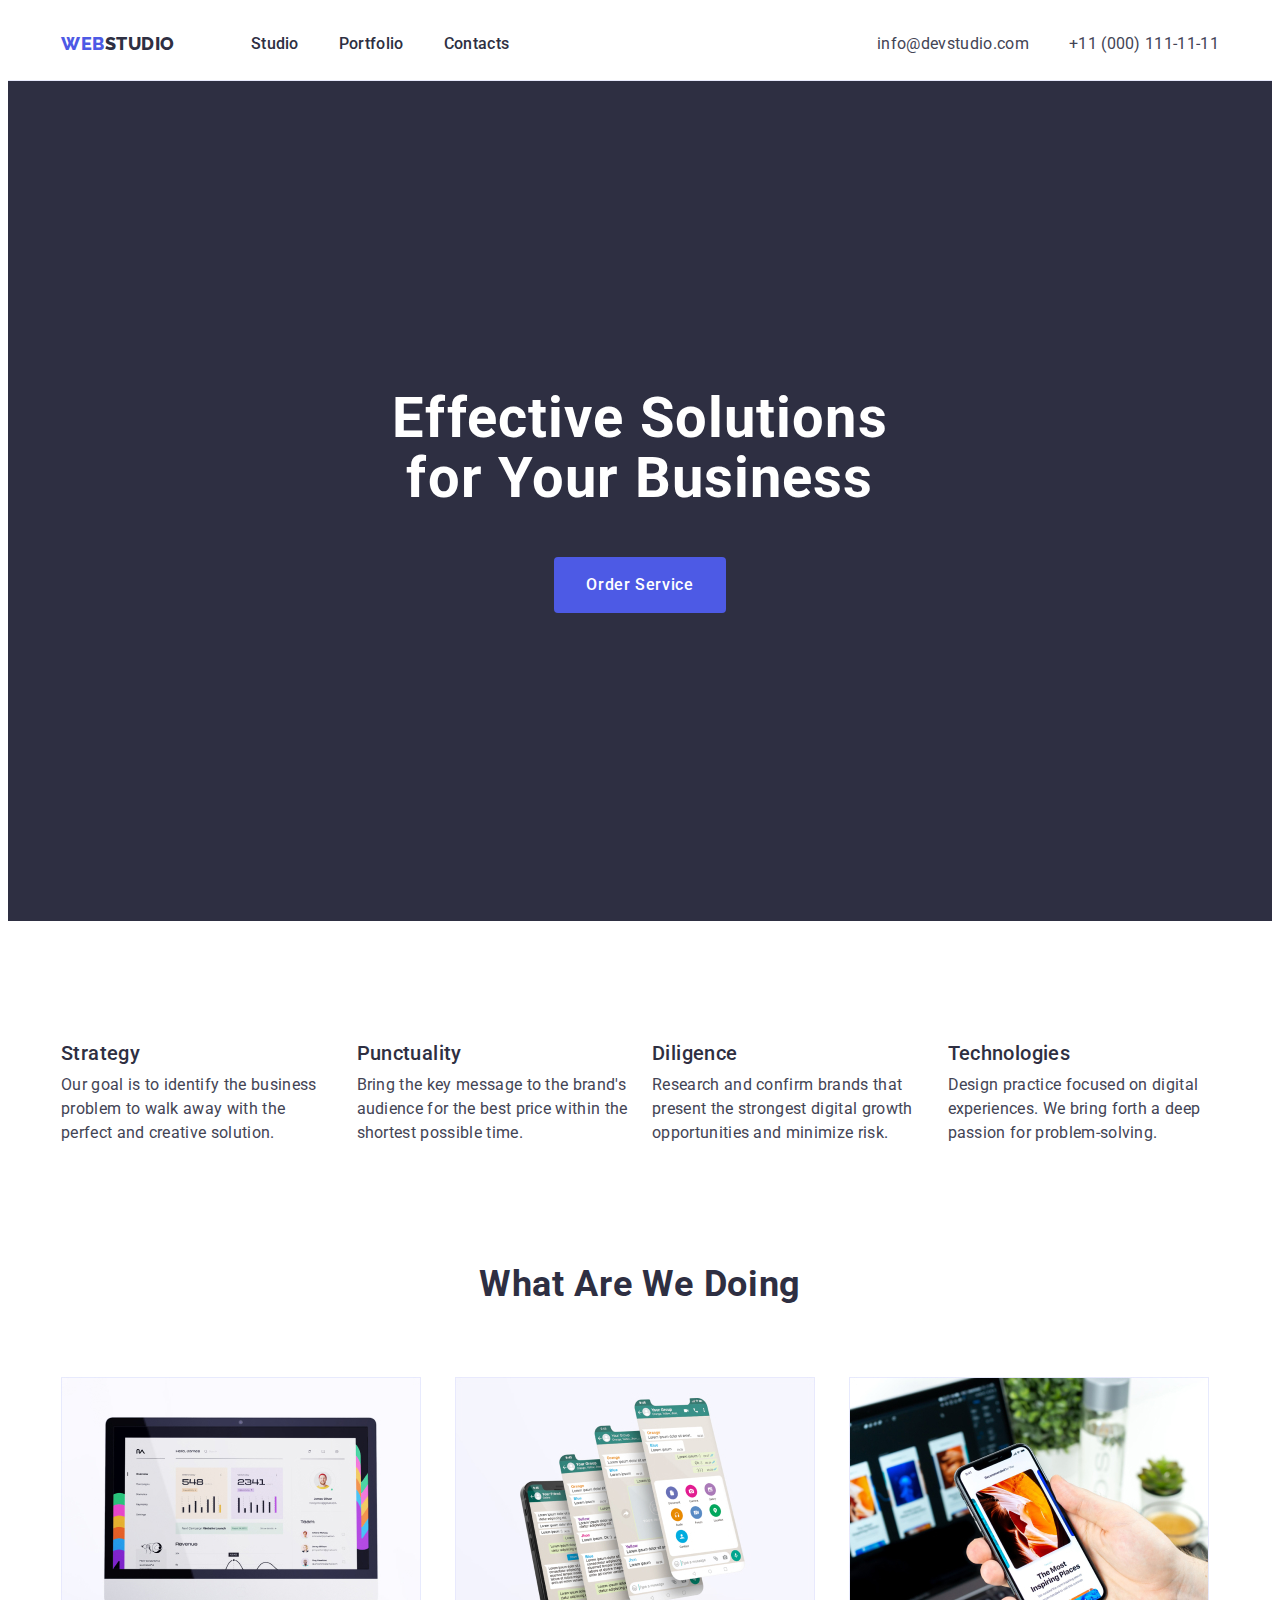
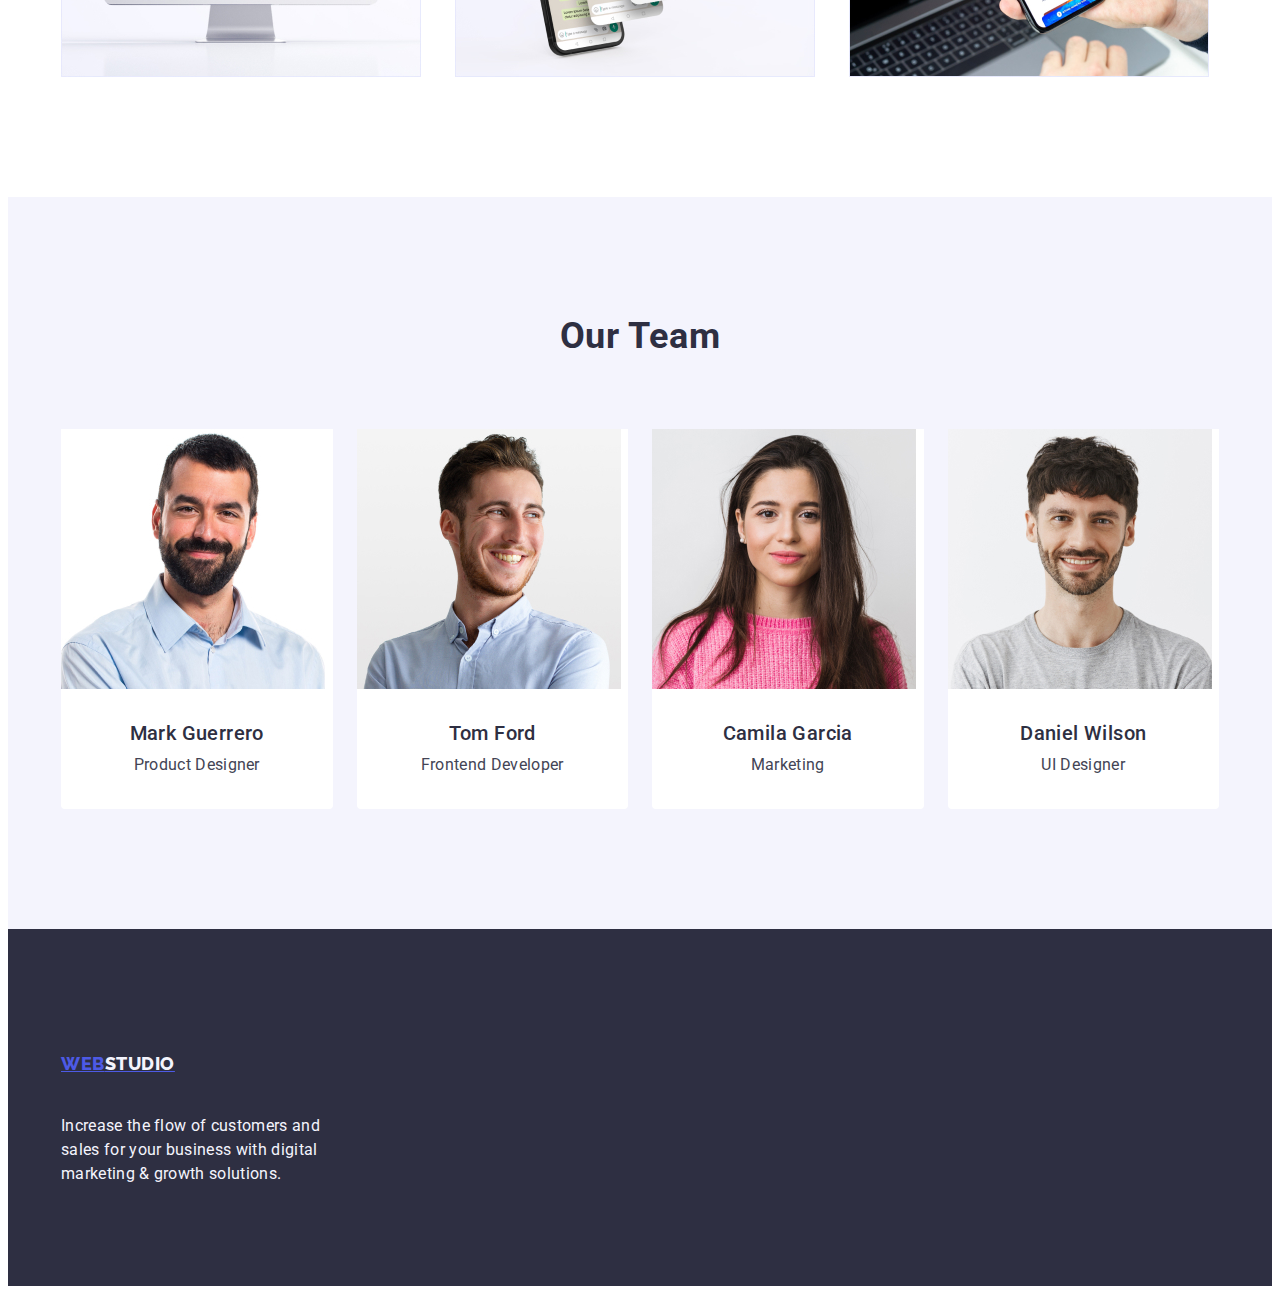
<file: index.html>
<!DOCTYPE html>
<html lang="en">
  <head>
    <meta charset="UTF-8" />
    <meta http-equiv="X-UA-Compatible" content="IE=edge" />
    <meta name="viewport" content="width=device-width, initial-scale=1.0" />
    <link rel="preconnect" href="https://fonts.googleapis.com" />
    <link rel="preconnect" href="https://fonts.gstatic.com" crossorigin />
    <link
      href="https://fonts.googleapis.com/css2?family=Raleway:wght@800&family=Roboto:wght@400;500;700&display=swap"
      rel="stylesheet"
    />
    <link
      rel="stylesheet"
      href="https://cdnjs.cloudflare.com/ajax/libs/modern-normalize/2.0.0/modern-normalize.min.css"
      integrity="sha512-4xo8blKMVCiXpTaLzQSLSw3KFOVPWhm/TRtuPVc4WG6kUgjH6J03IBuG7JZPkcWMxJ5huwaBpOpnwYElP/m6wg=="
      crossorigin="anonymous"
      referrerpolicy="no-referrer"
    />
    <link rel="stylesheet" href="./css/styles.css" />

    <title>WebStudio</title>
  </head>
  <body>
    <header class="header">
      <div class="container container-head">
        <nav class="container-nav">
          <a class="logo link" href="./index.html"
            >Web<span class="logo-span">Studio</span></a
          >
          <ul class="header-list">
            <li><a class="header-nav link" href="./index.html">Studio</a></li>
            <li>
              <a class="header-nav link" href="./portfolio.html">Portfolio</a>
            </li>
            <li><a class="header-nav link" href="">Contacts</a></li>
          </ul>
        </nav>
        <address class="header-address">
          <ul class="list address-list">
            <li>
              <a
                class="header-address-link link"
                href="mailto:info@devstudio.com"
                >info@devstudio.com
              </a>
            </li>
            <li>
              <a class="header-address-link link" href="tel:+110001111111"
                >+11 (000) 111-11-11</a
              >
            </li>
          </ul>
        </address>
      </div>
    </header>
    <main>
      <section class="advantage">
        <div class="container container-adv">
          <h1 class="advantage-headline">
            Effective Solutions for Your Business
          </h1>
          <button type="button" class="advantage-button">Order Service</button>
        </div>
      </section>
      <section class="container-adv">
        <div class="container">
          <h2 class="visually-hidden">Advantages</h2>
          <ul class="list menu">
            <li class="advantage-item">
              <h3 class="advantage-name">Strategy</h3>
              <p class="advantage-text">
                Our goal is to identify the business problem to walk away with
                the perfect and creative solution.
              </p>
            </li>
            <li class="advantage-item">
              <h3 class="advantage-name">Punctuality</h3>
              <p class="advantage-text">
                Bring the key message to the brand's audience for the best price
                within the shortest possible time.
              </p>
            </li>
            <li class="advantage-item">
              <h3 class="advantage-name">Diligence</h3>
              <p class="advantage-text">
                Research and confirm brands that present the strongest digital
                growth opportunities and minimize risk.
              </p>
            </li>
            <li class="advantage-item">
              <h3 class="advantage-name">Technologies</h3>
              <p class="advantage-text">
                Design practice focused on digital experiences. We bring forth a
                deep passion for problem-solving.
              </p>
            </li>
          </ul>
        </div>
      </section>
      <section class="section-wawd">
        <div class="container">
          <h2 class="section-name">What are we doing</h2>
          <ul class="list menu">
            <li class="list-img">
              <img src="./images/mon.jpg" alt="Monitor" width="360" />
            </li>
            <li class="list-img">
              <img src="./images/rec.jpg" alt="Smaprtphone" width="360" />
            </li>
            <li class="list-img">
              <img
                src="./images/phonemon.jpg"
                alt="Hand and a phone"
                width="360"
              />
            </li>
          </ul>
        </div>
      </section>
      <section class="team">
        <div class="container">
          <h2 class="section-name">Our Team</h2>
          <ul class="list menu">
            <li class="team-card">
              <img
                src="./images/mguerrero.jpg"
                alt="M. Guerrero, Product Designer"
                width="264"
              />
              <div class="team-text">
                <h3 class="team-names">Mark Guerrero</h3>
                <p class="team-professions">Product Designer</p>
              </div>
            </li>
            <li class="team-card">
              <img
                src="./images/tford.jpg"
                alt="T.Ford, Frontend Developer"
                width="264"
              />
              <div class="team-text">
                <h3 class="team-names">Tom Ford</h3>
                <p class="team-professions">Frontend Developer</p>
              </div>
            </li>
            <li class="team-card">
              <img
                src="./images/cgarcia.jpg"
                alt="C. Garcia, Marketing"
                width="264"
              />
              <div class="team-text">
                <h3 class="team-names">Camila Garcia</h3>
                <p class="team-professions">Marketing</p>
              </div>
            </li>
            <li class="team-card">
              <img
                src="./images/dwilson.jpg"
                alt="D. Wilson, UI Designer"
                width="264"
              />
              <div class="team-text">
                <h3 class="team-names">Daniel Wilson</h3>
                <p class="team-professions">UI Designer</p>
              </div>
            </li>
          </ul>
        </div>
      </section>
    </main>
    <footer class="footer-section">
      <div class="container">
        <a class="logo footer-link" href="./index.html"
          >Web<span class="logo-footer">Studio</span></a
        >
        <p class="footer-text">
          Increase the flow of customers and sales for your business with
          digital marketing & growth solutions.
        </p>
      </div>
    </footer>
  </body>
</html>
</file>
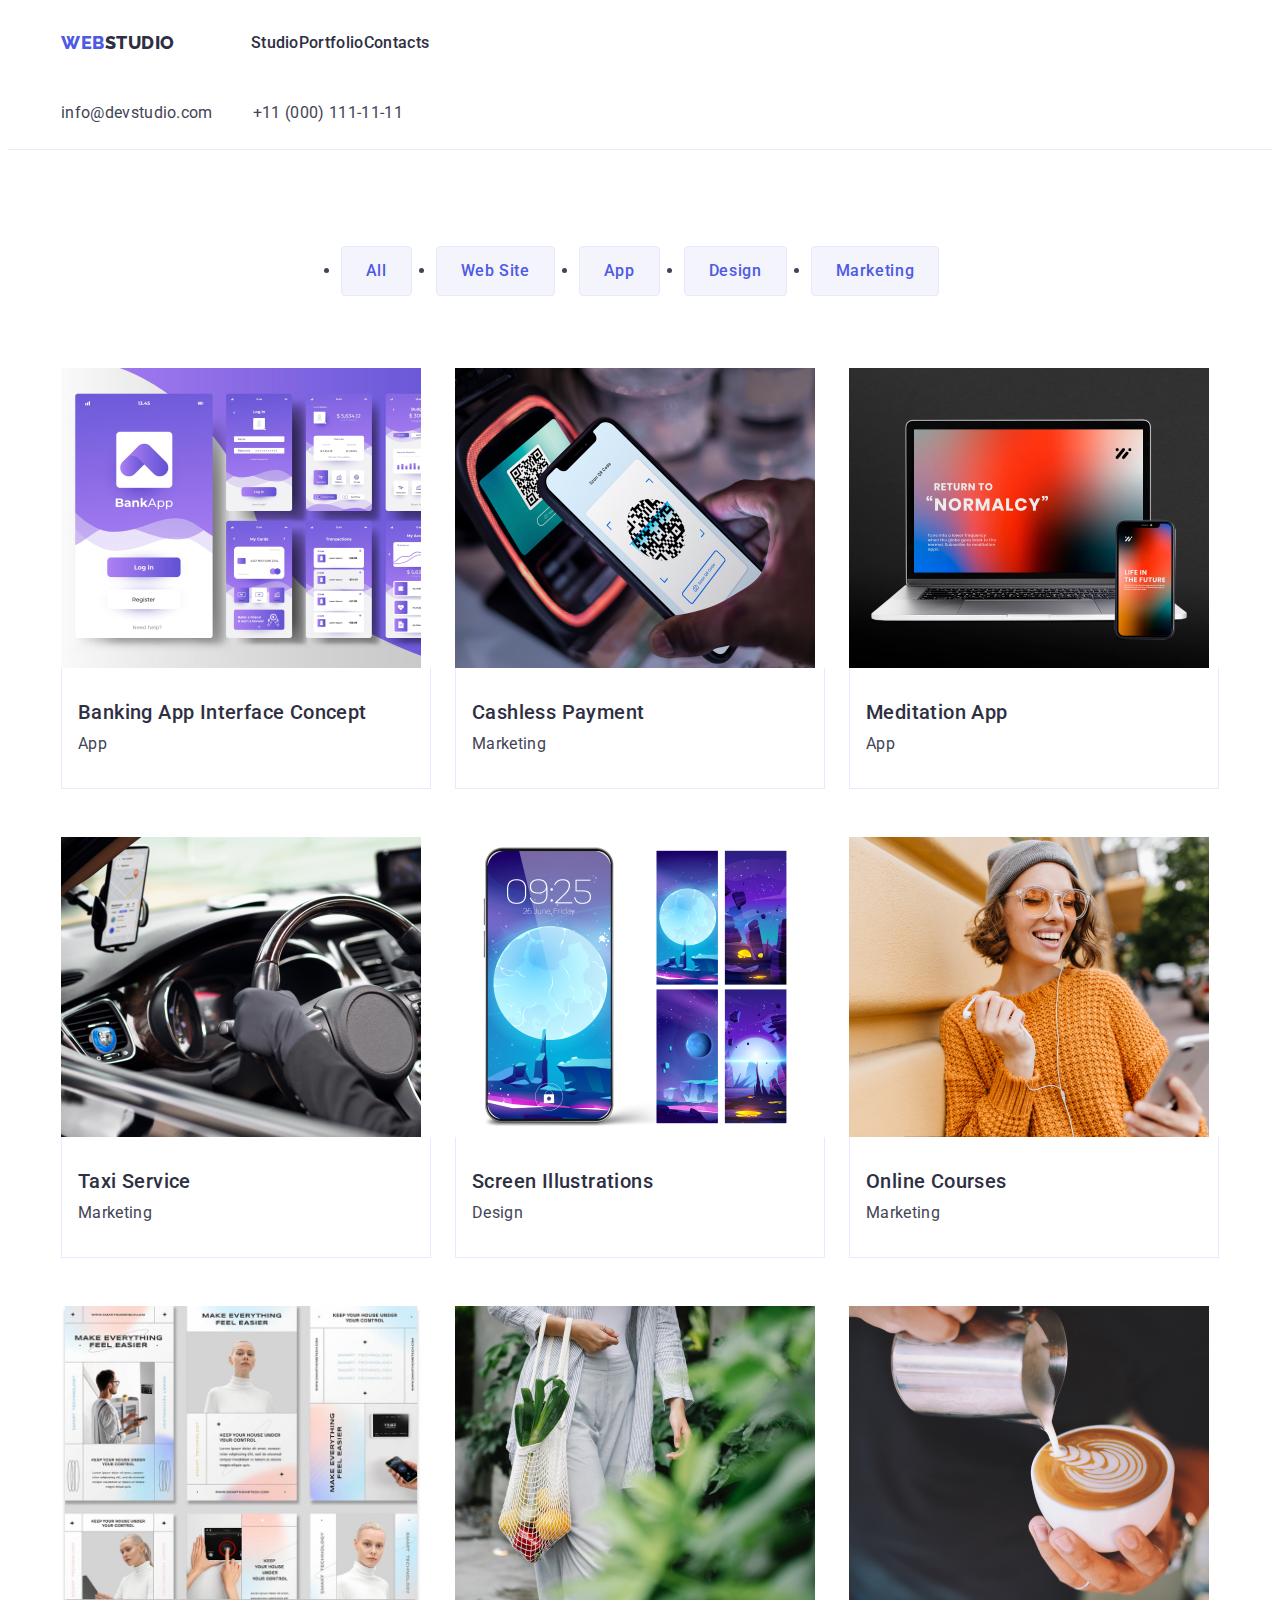
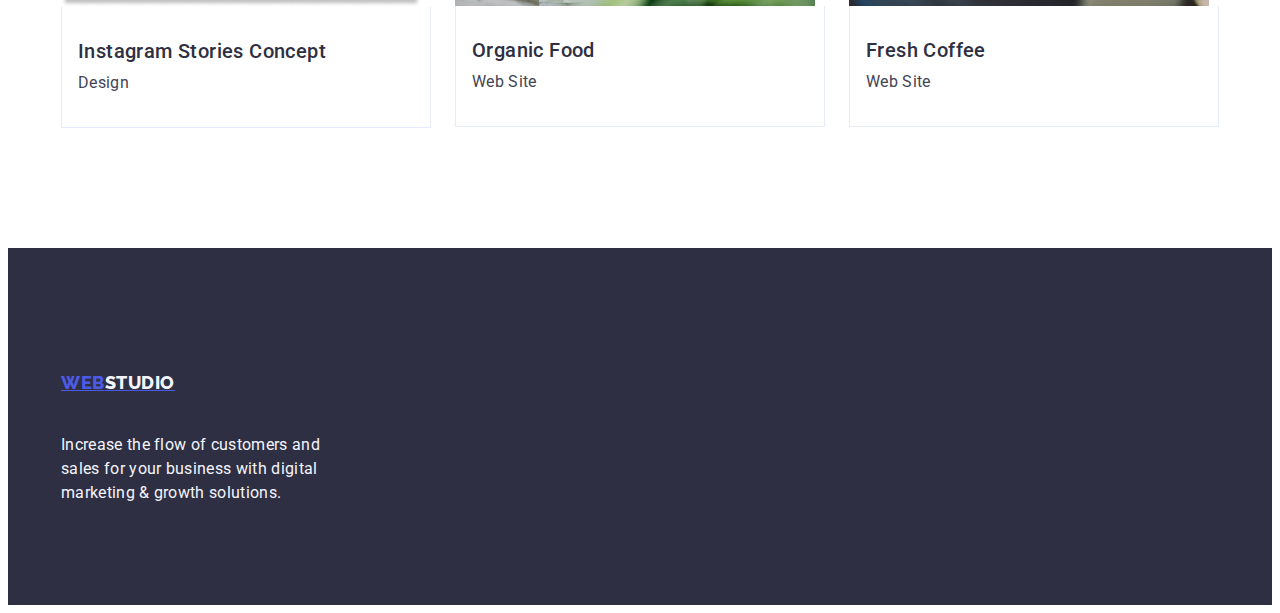
<file: portfolio.html>
<!DOCTYPE html>
<html lang="en">
  <head>
    <meta charset="UTF-8" />
    <meta http-equiv="X-UA-Compatible" content="IE=edge" />
    <meta name="viewport" content="width=device-width, initial-scale=1.0" />
    <link rel="preconnect" href="https://fonts.googleapis.com" />
    <link rel="preconnect" href="https://fonts.gstatic.com" crossorigin />
    <link
      href="https://fonts.googleapis.com/css2?family=Raleway:wght@800&family=Roboto:wght@400;500;700&display=swap"
      rel="stylesheet"
    />
    <link
      rel="stylesheet"
      href="https://cdnjs.cloudflare.com/ajax/libs/modern-normalize/2.0.0/modern-normalize.min.css"
      integrity="sha512-4xo8blKMVCiXpTaLzQSLSw3KFOVPWhm/TRtuPVc4WG6kUgjH6J03IBuG7JZPkcWMxJ5huwaBpOpnwYElP/m6wg=="
      crossorigin="anonymous"
      referrerpolicy="no-referrer"
    />
    <link rel="stylesheet" href="./css/styles.css" />

    <title>Portfolio</title>
  </head>
  <body>
    <header class="header">
      <div class="container">
        <nav class="container-nav">
          <a class="logo link" href="./index.html"
            >Web<span class="logo-span">Studio</span></a
          >
          <ul class="list">
            <li><a class="header-nav link" href="./index.html">Studio</a></li>
            <li>
              <a class="header-nav link" href="./portfolio.html">Portfolio</a>
            </li>
            <li>
              <a class="header-nav link" href="">Contacts</a>
            </li>
          </ul>
        </nav>
        <address class="header-address">
          <ul class="list address-list">
            <li>
              <a
                class="header-address-link link"
                href="mailto:info@devstudio.com"
                >info@devstudio.com</a
              >
            </li>
            <li>
              <a class="header-address-link link" href="tel:+110001111111"
                >+11 (000) 111-11-11</a
              >
            </li>
          </ul>
        </address>
      </div>
    </header>
    <main>
      <section class="container-portfolio">
        <div class="container">
          <h1 class="visually-hidden">Navigation</h1>
          <ul class="portfolio-menu">
            <li>
              <button type="button" class="portfolio-nav-button">All</button>
            </li>
            <li>
              <button type="button" class="portfolio-nav-button">
                Web Site
              </button>
            </li>
            <li>
              <button type="button" class="portfolio-nav-button">App</button>
            </li>

            <li>
              <button type="button" class="portfolio-nav-button">Design</button>
            </li>
            <li>
              <button type="button" class="portfolio-nav-button">
                Marketing
              </button>
            </li>
          </ul>
          <ul class="list portfolio-content">
            <li class="portfolio-content-card">
              <a class="link" href="./portfolio.html">
                <img
                  src="./images/bankappinterface.jpg"
                  alt="Banking App Interface"
                  width="360"
                  height="300"
                />
                <div class="portfolio-content-card-txt">
                  <h2 class="portfolio-photo-name">
                    Banking App Interface Concept
                  </h2>
                  <p class="portfolio-project-style">App</p>
                </div>
              </a>
            </li>
            <li class="portfolio-content-card">
              <a class="link" href="">
                <img
                  src="./images/nocashpay.jpg"
                  alt="Cashless Payment"
                  width="360"
                  height="300"
                />
                <div class="portfolio-content-card-txt">
                  <h2 class="portfolio-photo-name">Cashless Payment</h2>
                  <p class="portfolio-project-style">Marketing</p>
                </div>
              </a>
            </li>
            <li class="portfolio-content-card">
              <a class="link" href="">
                <img
                  src="./images/medapp.jpg"
                  alt="Meditation App"
                  width="360"
                  height="300"
                />
                <div class="portfolio-content-card-txt">
                  <h2 class="portfolio-photo-name">Meditation App</h2>
                  <p class="portfolio-project-style">App</p>
                </div>
              </a>
            </li>

            <li class="portfolio-content-card">
              <a class="link" href="">
                <img
                  src="./images/taxiservice.jpg"
                  alt="Taxi Service"
                  width="360"
                  height="300"
                />
                <div class="portfolio-content-card-txt">
                  <h2 class="portfolio-photo-name">Taxi Service</h2>
                  <p class="portfolio-project-style">Marketing</p>
                </div>
              </a>
            </li>
            <li class="portfolio-content-card">
              <a class="link" href="">
                <img
                  src="./images/scrillustr.jpg"
                  alt="Screen Illustrations"
                  width="360"
                  height="300"
                />
                <div class="portfolio-content-card-txt">
                  <h2 class="portfolio-photo-name">Screen Illustrations</h2>
                  <p class="portfolio-project-style">Design</p>
                </div>
              </a>
            </li>
            <li class="portfolio-content-card">
              <a class="link" href="">
                <img
                  src="./images/onlinecourses.jpg"
                  alt="Online Courses"
                  width="360"
                  height="300"
                />
                <div class="portfolio-content-card-txt">
                  <h2 class="portfolio-photo-name">Online Courses</h2>
                  <p class="portfolio-project-style">Marketing</p>
                </div>
              </a>
            </li>

            <li class="portfolio-content-card">
              <a class="link" href="">
                <img
                  src="./images/inststorcon.jpg"
                  alt="Instagram Stories Concept"
                  width="360"
                  height="300"
                />
                <div class="portfolio-content-card-txt">
                  <h2 class="portfolio-photo-name">
                    Instagram Stories Concept
                  </h2>
                  <p class="portfolio-project-style">Design</p>
                </div>
              </a>
            </li>
            <li class="portfolio-content-card">
              <a class="link" href="">
                <img
                  src="./images/organfood.jpg"
                  alt="Organic Food"
                  width="360"
                  height="300"
                />
                <div class="portfolio-content-card-txt">
                  <h2 class="portfolio-photo-name">Organic Food</h2>
                  <p class="portfolio-project-style">Web Site</p>
                </div>
              </a>
            </li>
            <li class="portfolio-content-card">
              <a class="link" href="">
                <img
                  src="./images/freshkava.jpg"
                  alt="Fresh Coffee"
                  width="360"
                  height="300"
                />
                <div class="portfolio-content-card-txt">
                  <h2 class="portfolio-photo-name">Fresh Coffee</h2>
                  <p class="portfolio-project-style">Web Site</p>
                </div>
              </a>
            </li>
          </ul>
        </div>
      </section>
    </main>
    <footer class="footer-section">
      <div class="container">
        <a class="logo footer-link" href="./index.html"
          >Web<span class="logo-footer">Studio</span></a
        >
        <p class="footer-text">
          Increase the flow of customers and sales for your business with
          digital marketing & growth solutions.
        </p>
      </div>
    </footer>
  </body>
</html>
</file>
<file: css/styles.css>
:root {
    --main-color: #ffffff;
    --text-color: #434455;
    --primary-brand: #4d5ae5;
    --pressed-state: #404bbf;
    --dark: rgba(46, 47, 66, 1);
    --success: #31d0aa;
    --subtle-text: #8e8f99;
    --accent: #e7e9fC;
    --light: #f4f4fd;
    --hero-background: rgba(46, 47, 66, 0.7);
    --modal-background: #fcfcfc;
    --modal-overlay: rgba(46, 47, 66, 0.4);
}

h1, h2, h3, h4, h5, h6, p{
    margin-top: 0;
    margin-bottom: 0;
}

ul,ol{
    margin-top: 0;
    margin-bottom: 0;
    padding-left: 0;
}

.container{
    max-width: 1158px;
    width: 100%;
    margin: 0 auto;
    padding: 0 15px;
}

img{
    display: block;
    max-width: 100%;
    height: auto;
}


body {
    font-family: 'Roboto', sans-serif;
    color: var(--text-color);
    background-color: var(--main-color);
}

.list {
    list-style: none;
    display: flex;
}


.link {
    text-decoration: none;
}

 

.logo {
    color: var(--primary-brand);
    font-family: 'Raleway', sans-serif;
    font-weight: 800;
    font-size: 18px;
    line-height: 1.17;
    letter-spacing: 0.03em;
    text-transform: uppercase;
    margin-right: 76px;
    padding: 24px 0;
}

.logo-span {
    color: var(--dark);
}

.header{
    box-sizing: border-box;
    border-bottom: 1px solid var(--accent);
}

.container-adv{
   padding: 120px 0;
}

.container-nav{
    display: flex;
    align-items: center;
}

.container-head{
    display: flex;
}

.header-nav {
    color: var(--dark);
    font-weight: 500;
    font-size: 16px;
    line-height: 1.5;
    letter-spacing: 0.02em;
    padding: 24px 0;
}

.header-nav:hover {
    color: var(--pressed-state);
}

.header-nav:focus {
    color: var(--pressed-state);
}

.header-address {
    font-style: normal;
    margin-left: auto;
    align-items: center;
}

.header-address-link {
    color: var(--text-color);
    font-size: 16px;
    line-height: 1.5;
    letter-spacing: 0.02em;
    display: block;
    padding: 24px 0;
}

.header-address-link:focus {
    color: var(--pressed-state);
}

.header-address-link:hover {
    color: var(--pressed-state);
}

.advantage {
    background: var(--dark);
    padding: 188px 0;
    display: flex;
}

.advantage-headline {
    color: var(--main-color);
    font-size: 56px;
    line-height: 60px;
    line-height: 1.07;
    text-align: center;
    letter-spacing: 0.02em;
    margin: 0 auto;
    max-width: 496px;
    margin-bottom: 48px;
}

.advantage-button {
    font-family: "Roboto", sans-serif;
    font-weight: 500;
    font-size: 16px;
    line-height: 1.5;
    letter-spacing: 0.04em;
    color: var(--main-color);
    cursor: pointer;
    background: var(--primary-brand);
    display: block;
    padding: 16px 32px;
    min-width: 169px;
    height: 56px;
    margin: 0 auto;
    border: none;
    border-radius: 4px;
}

.advantage-button:focus {
    background-color: var(--pressed-state);
}

.advantage-button:hover {
    background-color: var(--pressed-state);
}

.advantage-name {
    font-weight: 500;
    font-size: 20px;
    line-height: 1.2;
    letter-spacing: 0.02em;
    color: var(--dark);
    margin-bottom: 8px;
}

.advantage-text {
    font-size: 16px;
    line-height: 1.5;
    letter-spacing: 0.02em;
}
 
.advantage-item{
width: calc((100% - 72px) / 4);
}

 

.section-name {
    font-size: 36px;
    line-height: 1.11;
    letter-spacing: 0.02em;
    text-align: center;
    text-transform: capitalize;
    text-align: center;
    color: var(--dark);
    margin-bottom: 72px;
}

.team {
    background: var(--light);
    padding: 120px 0;
}
.team-text{
    padding: 32px 16px;
}
.team-names {
    font-weight: 500;
    font-size: 20px;
    line-height: 1.2;
    letter-spacing: 0.02em;
    color: var(--dark);
    text-align: center;
    margin-bottom: 8px;
}

.team-professions {
    font-size: 16px;
    line-height: 1.5;
    letter-spacing: 0.02em;
    text-align: center;
}

.footer-section {
    background-color: var(--dark);
    padding-top: 100px;
    padding-bottom: 100px;
}

.footer-text {
    font-size: 16px;
    line-height: 1.5;
    letter-spacing: 0.02em;
    color: var(--light);
    max-width: 264px;
}

.logo-footer {
    color: var(--light);
    margin-right: 76px;

}
.footer-link{
display: inline-block;
margin-bottom: 16px;
color: var(--primary-brand);
font-family: 'Raleway', sans-serif;
font-weight: 800;
font-size: 18px;
line-height: 1.17;
letter-spacing: 0.03em;
text-transform: uppercase;
}
.team-card {
    background: var(--main-color);
    border-radius: 0px 0px 4px 4px;
    width: calc((100% - 72px) / 4);
}



.portfolio-photo-name {
    font-weight: 500;
    font-size: 20px;
    line-height: 1.2;
    letter-spacing: 0.02em;
    color: var(--dark);
    margin-bottom: 8px;
}

.portfolio-project-style {
    font-size: 16px;
    line-height: 1.5;
    letter-spacing: 0.02em;
    color: var(--text-color);
}

.portfolio-nav-button:hover {
    color: var(--main-color);
    background-color: var(--pressed-state);
    border: 1px solid transparent;
}

.portfolio-nav-button:focus {
    color: var(--main-color);
    background-color: var(--pressed-state);
    border: 1px solid transparent;
}

.portfolio-nav-button {
    font-family: "Roboto", sans-serif;
    background: var(--light);
    font-weight: 500;
    font-size: 16px;
    line-height: 1.5;
    cursor: pointer;
    letter-spacing: 0.04em;
    color: var(--primary-brand);
    border: 1px solid var(--accent);
    border-radius: 4px;
    justify-content: center;
    align-items: center;
    padding: 12px 24px;
    box-sizing: border-box;
}
.portfolio-menu{
    display: flex;
    margin: 0 auto;
    margin-bottom: 72px;
    justify-content: center;
    gap: 24px;
}

.portfolio-content{
    flex-wrap: wrap;
    gap: 48px 24px;
}

.portfolio-content-card{
width: calc((100% - 48px) / 3);
}

.portfolio-content-card-txt{
    padding: 32px 16px;
    box-sizing: border-box;
    border: 1px solid var(--accent);
    border-top: none;
}
.container-portfolio{
    padding: 96px 0 120px 0;
}

.menu{
  gap: 24px;
}

.address-list{
    display: flex;
    gap: 40px;
    list-style-type: none;
}
.visually-hidden{
    position: absolute;
    width: 1px;
    height: 1px;
    margin: -1px;
    border: 0;
    padding: 0;
    white-space: nowrap;
    clip-path: inset(100%);
    clip: rect(0 0 0 0);
    overflow: hidden;
}
.section-wawd{
    padding-bottom: 120px;
}
.list-img{
width: calc((100% - 48px) / 3);
}

.header-list{
    list-style: none;
    display: flex;
    gap: 40px;
}
.portfolio-list{
    list-style: none;
    display: flex;
    gap: 40px;
}
</file>
